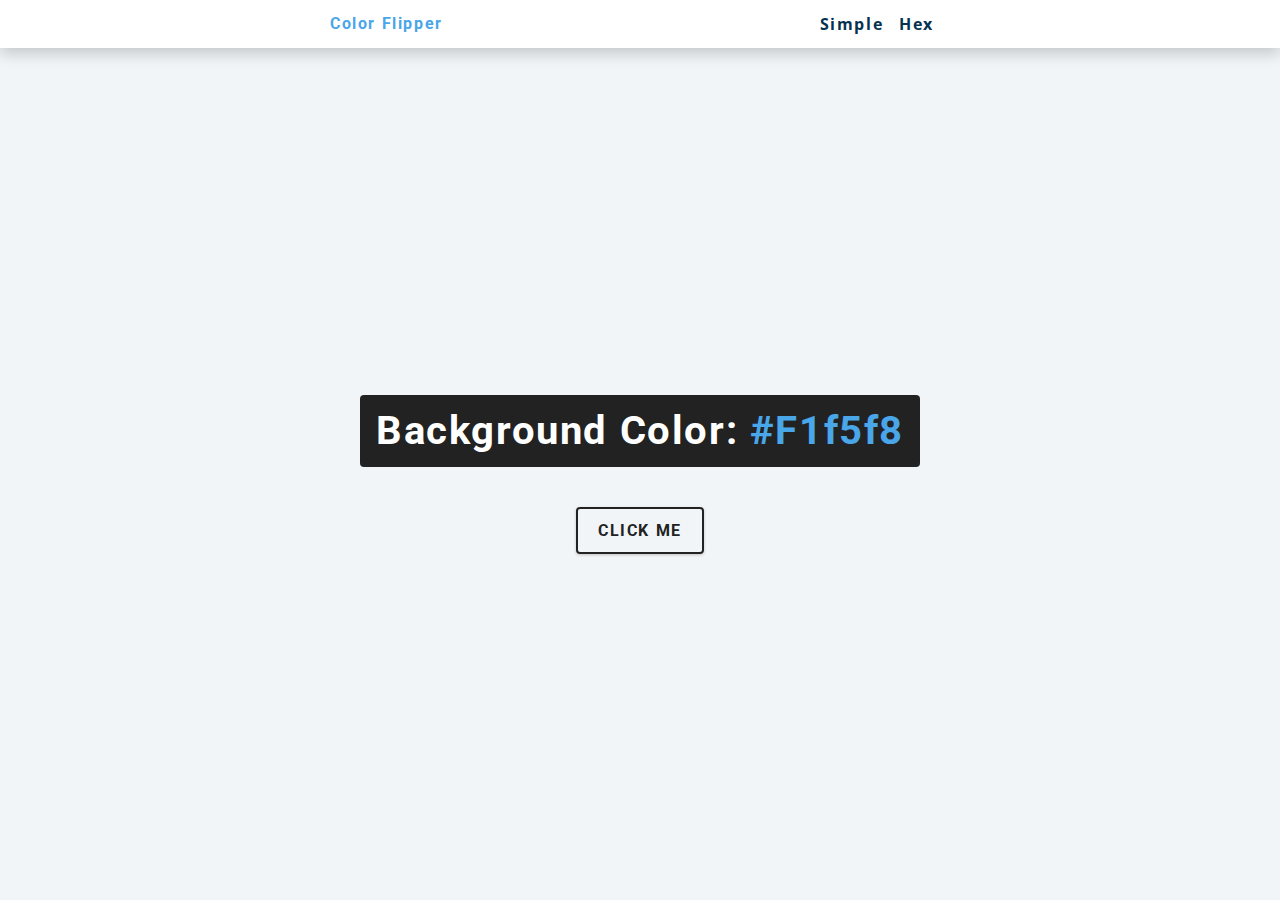
<file: color-flipper/index.html>
<!DOCTYPE html>
<html lang="en">
  <head>
    <meta charset="UTF-8" />
    <meta name="viewport" content="width=device-width, initial-scale=1.0" />
    <title>Color Flipper || Simple</title>

    <!-- styles -->
    <link rel="stylesheet" href="styles.css" />
  </head>
  <body>
    <nav>
      <div class="nav-center">
        <h4>color flipper</h4>
        <ul class="nav-links">
          <li>
            <a href="index.html">simple</a>
          </li>
          <li>
            <a href="hex.html">hex</a>
          </li>
        </ul>
      </div>
    </nav>

    <main>
      <div class="container">
        <h2>background Color: <span class="color">#f1f5f8</span></h2>
        <button class="btn btn-hero" id="btn">Click me</button>
      </div>
    </main>
    <!-- javascript -->
    <script src="app.js"></script>
  </body>
</html>
</file>
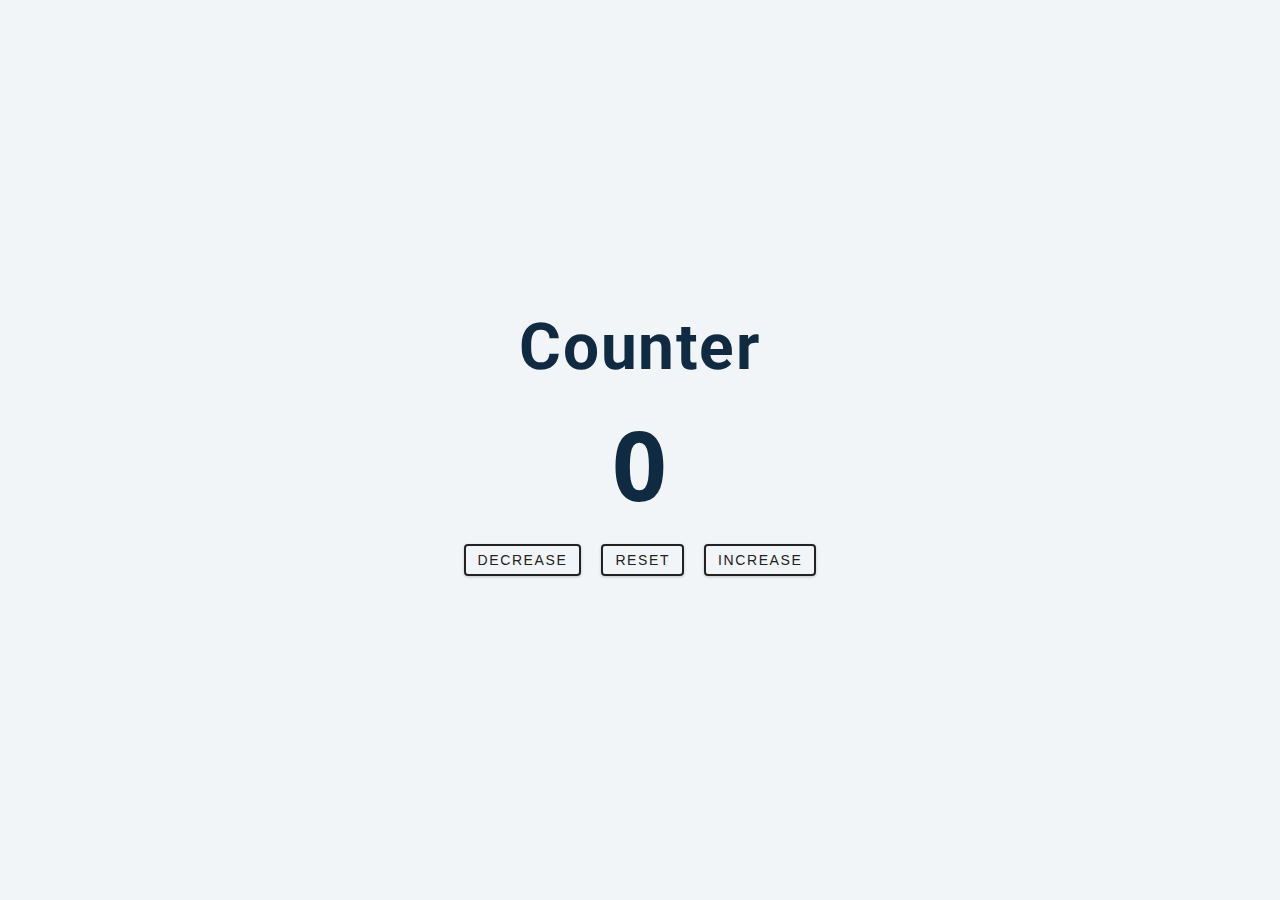
<file: counter/index.html>
<!DOCTYPE html>
<html lang="en">
  <head>
    <meta charset="UTF-8" />
    <meta name="viewport" content="width=device-width, initial-scale=1.0" />
    <title>Counter</title>

    <!-- styles -->
    <link rel="stylesheet" href="styles.css" />
  </head>
  <body>
    <main>
      <div class="container">
        <h1>Counter</h1>
        <span id="value">0</span>
        <div class="button-container">
          <button class="btn decrease">decrease</button>
          <button class="btn reset">reset</button>
          <button class="btn increase">increase</button>
        </div>
      </div>
    </main>
    <!-- javascript -->
    <script src="app.js"></script>
  </body>
</html>
</file>
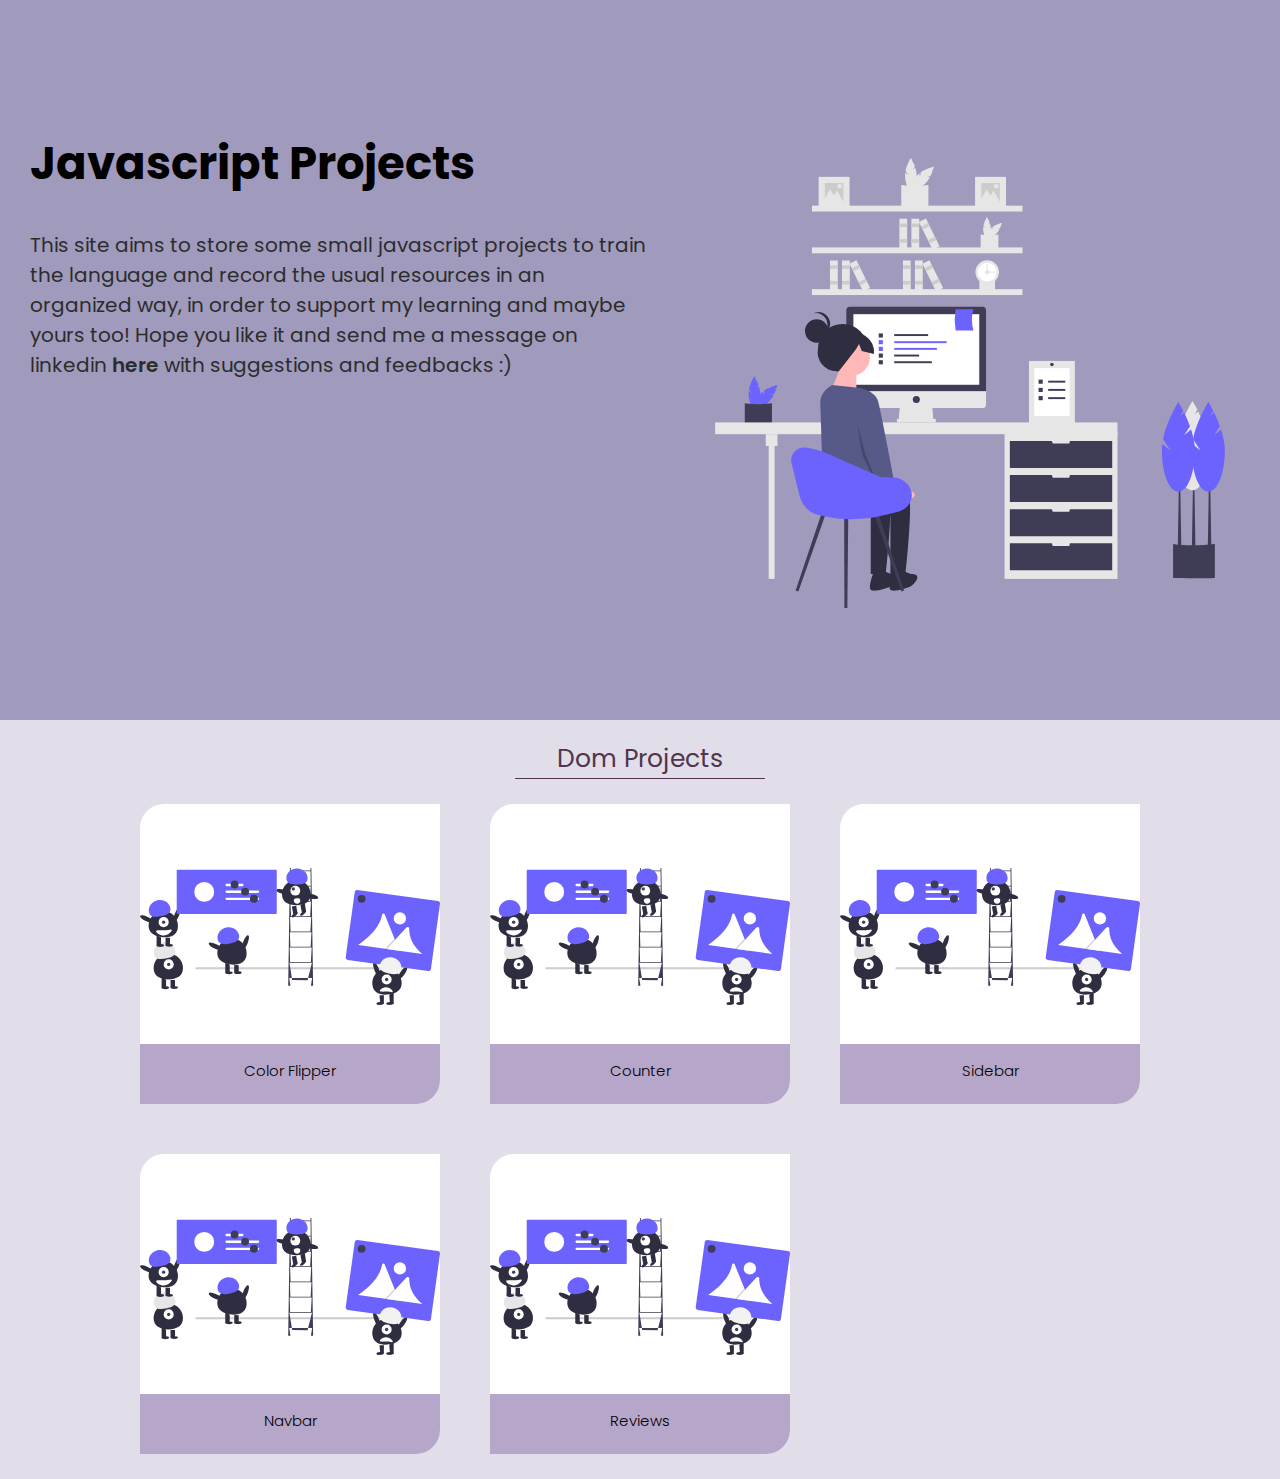
<file: homePage/index.html>
<!DOCTYPE html>
<html lang="en">
  <head>
    <meta charset="UTF-8" />
    <meta http-equiv="X-UA-Compatible" content="IE=edge" />
    <meta name="viewport" content="width=device-width, initial-scale=1.0" />
    <link rel="preconnect" href="https://fonts.googleapis.com" />
    <link rel="preconnect" href="https://fonts.gstatic.com" crossorigin />
    <link
      href="https://fonts.googleapis.com/css2?family=Poppins:wght@200;300;400;500;600&display=swap"
      rel="stylesheet"
    />
    <link rel="stylesheet" href="style.css" />
    <title>JS projects</title>
  </head>
  <body>
    <header>
      <div class="description">
        <h1>Javascript Projects</h1>
        <br /><br />
        <p>
          This site aims to store some small javascript projects to train the
          language and record the usual resources in an organized way, in order
          to support my learning and maybe yours too! Hope you like it and send
          me a message on linkedin
          <a
            href="https://www.linkedin.com/in/let%C3%ADcia-gomes002/"
            target="_blank"
            >here</a
          >
          with suggestions and feedbacks :)
        </p>
      </div>
      <div class="photo">
        <img
          src="assets/ilustration-of-a-woman-in-front-your-computer-desk.svg"
          alt=""
        />
      </div>
    </header>

    <section>
      <h1>Dom Projects</h1>
      <div class="line"></div>
      <div class="grid-projects">
        <div class="project">
          <img
            src="assets/ilustration-of-small-balls-creating-a-project-in-the-wall.svg"
            alt=""
          />
          <p>Color Flipper</p>
        </div>
        <div class="project">
          <img
            src="assets/ilustration-of-small-balls-creating-a-project-in-the-wall.svg"
            alt=""
          />
          <p>Counter</p>
        </div>
        <div class="project">
          <img
            src="assets/ilustration-of-small-balls-creating-a-project-in-the-wall.svg"
            alt=""
          />
          <p>Sidebar</p>
        </div>
        <div class="project">
          <img
            src="assets/ilustration-of-small-balls-creating-a-project-in-the-wall.svg"
            alt=""
          />
          <p>Navbar</p>
        </div>
        <div class="project">
          <img
            src="assets/ilustration-of-small-balls-creating-a-project-in-the-wall.svg"
            alt=""
          />
          <p>Reviews</p>
        </div>
      </div>
    </section>
  </body>
</html>
</file>
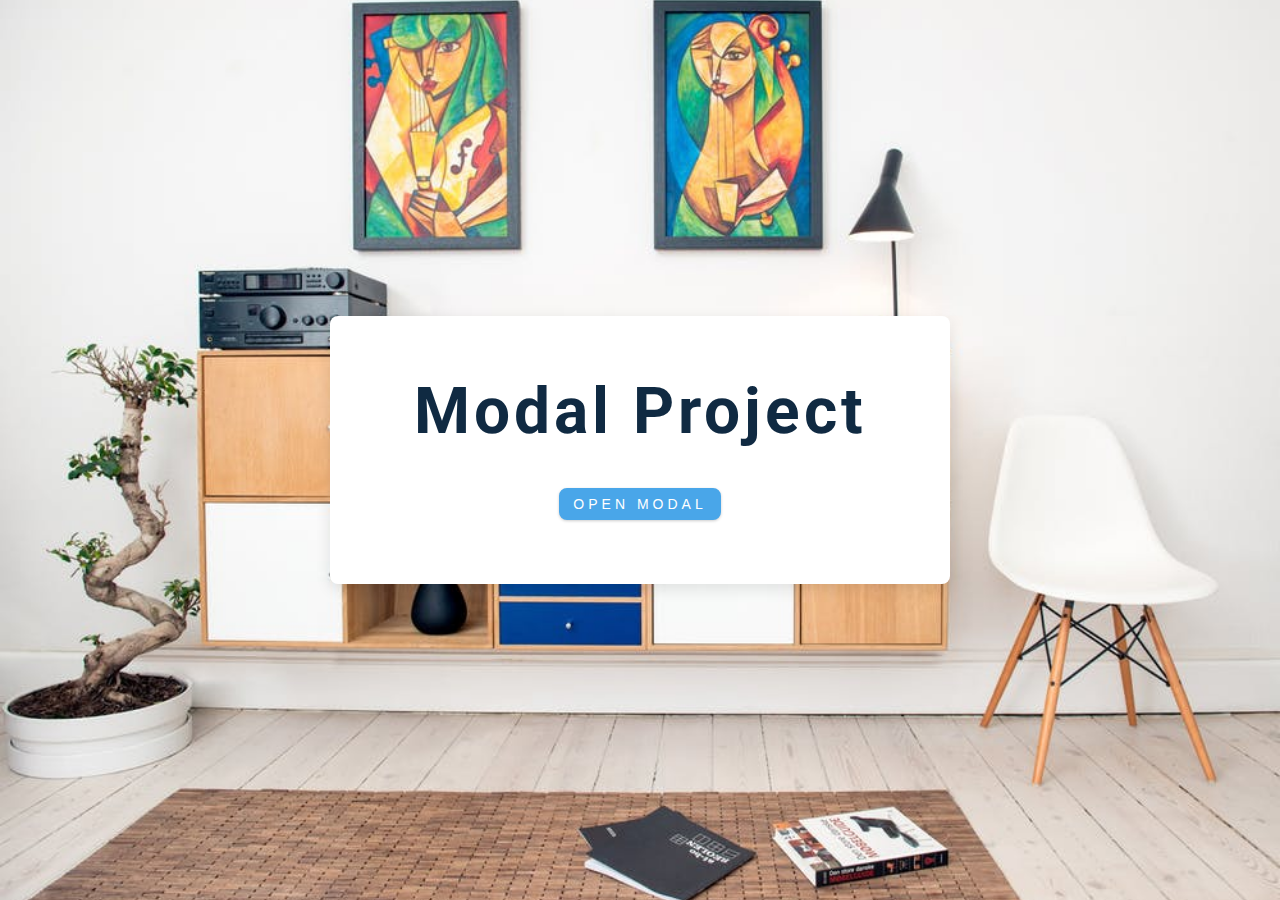
<file: modal/index.html>
<!DOCTYPE html>
<html lang="en">
  <head>
    <meta charset="UTF-8" />
    <meta name="viewport" content="width=device-width, initial-scale=1.0" />
    <title>Modal</title>
    <!-- font-awesome -->
    <link
      rel="stylesheet"
      href="https://cdnjs.cloudflare.com/ajax/libs/font-awesome/5.14.0/css/all.min.css"
    />
    <!-- styles -->
    <link rel="stylesheet" href="styles.css" />
  </head>
  <body>
    <header class="hero">
      <div class="banner">
        <h1>modal project</h1>
        <button class="btn modal-btn">open modal</button>
      </div>
    </header>

    <div class="modal-overlay">
      <div class="modal-container">
        <h3>modal content</h3>
        <button class="close-btn">
          <i class="fas fa-times"></i>
        </button>
      </div>
    </div>
    <!-- javascript -->
    <script src="app.js"></script>
  </body>
</html>
</file>
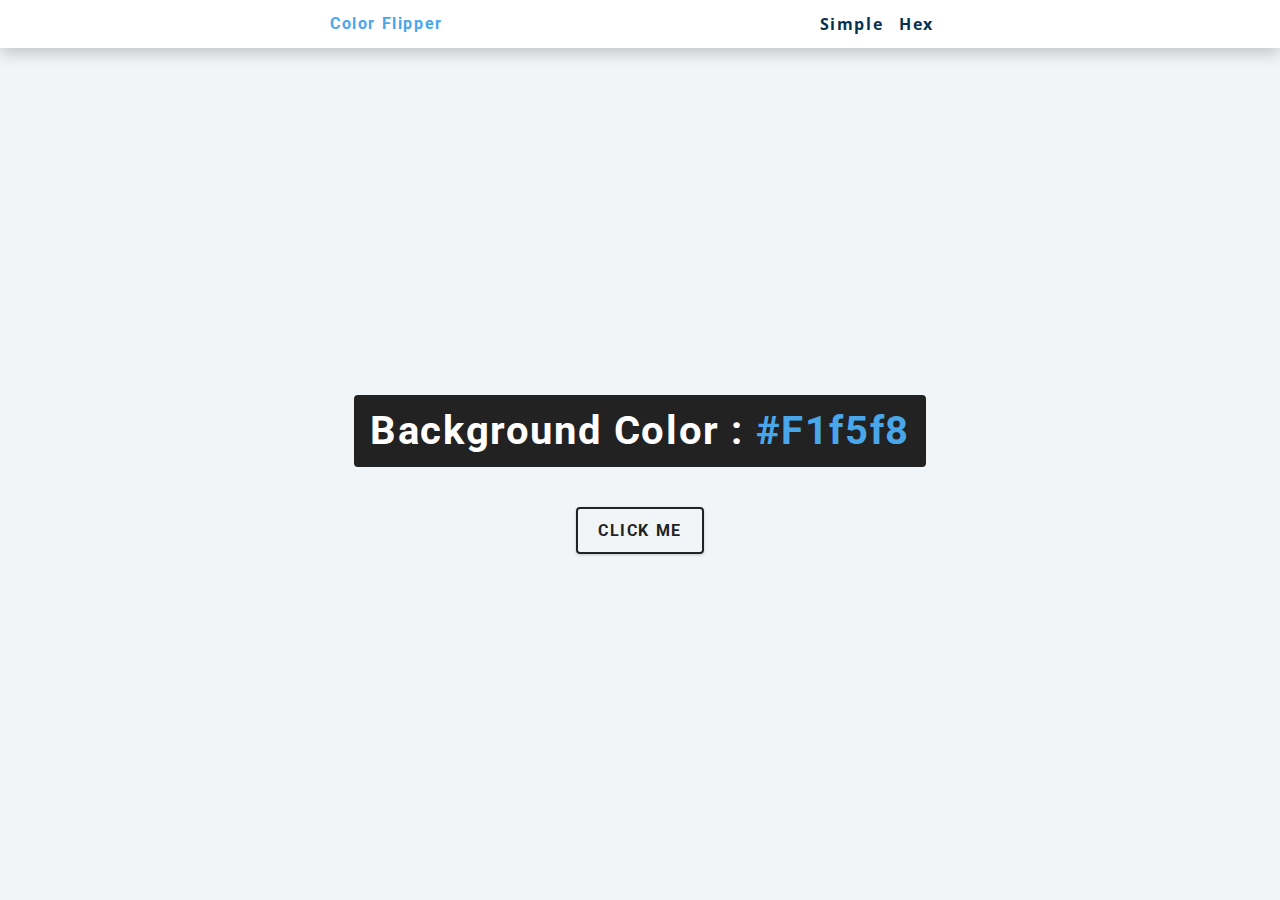
<file: color-flipper/hex.html>
<!DOCTYPE html>
<html lang="en">
  <head>
    <meta charset="UTF-8" />
    <meta name="viewport" content="width=device-width, initial-scale=1.0" />
    <title>
      Color Flipper || Simple
    </title>

    <!-- styles -->
    <link rel="stylesheet" href="styles.css" />
  </head>

  <body>
    <nav>
      <div class="nav-center">
        <h4>color flipper</h4>
        <ul class="nav-links">
          <li><a href="index.html">simple</a></li>
          <li><a href="hex.html">hex</a></li>
        </ul>
      </div>
    </nav>
    <main>
      <div class="container">
        <h2>background color : <span class="color">#f1f5f8</span></h2>
        <button class="btn btn-hero" id="btn">click me</button>
      </div>
    </main>
    <!-- javascript -->
    <script src="hex.js"></script>
  </body>
</html>
</file>
<file: color-flipper/styles.css>
/*
=============== 
Fonts
===============
*/
@import url("https://fonts.googleapis.com/css?family=Open+Sans|Roboto:400,700&display=swap");

/*
=============== 
Variables
===============
*/

:root {
  /* dark shades of primary color*/
  --clr-primary-1: hsl(205, 86%, 17%);
  --clr-primary-2: hsl(205, 77%, 27%);
  --clr-primary-3: hsl(205, 72%, 37%);
  --clr-primary-4: hsl(205, 63%, 48%);
  /* primary/main color */
  --clr-primary-5: hsl(205, 78%, 60%);
  /* lighter shades of primary color */
  --clr-primary-6: hsl(205, 89%, 70%);
  --clr-primary-7: hsl(205, 90%, 76%);
  --clr-primary-8: hsl(205, 86%, 81%);
  --clr-primary-9: hsl(205, 90%, 88%);
  --clr-primary-10: hsl(205, 100%, 96%);
  /* darkest grey - used for headings */
  --clr-grey-1: hsl(209, 61%, 16%);
  --clr-grey-2: hsl(211, 39%, 23%);
  --clr-grey-3: hsl(209, 34%, 30%);
  --clr-grey-4: hsl(209, 28%, 39%);
  /* grey used for paragraphs */
  --clr-grey-5: hsl(210, 22%, 49%);
  --clr-grey-6: hsl(209, 23%, 60%);
  --clr-grey-7: hsl(211, 27%, 70%);
  --clr-grey-8: hsl(210, 31%, 80%);
  --clr-grey-9: hsl(212, 33%, 89%);
  --clr-grey-10: hsl(210, 36%, 96%);
  --clr-white: #fff;
  --clr-red-dark: hsl(360, 67%, 44%);
  --clr-red-light: hsl(360, 71%, 66%);
  --clr-green-dark: hsl(125, 67%, 44%);
  --clr-green-light: hsl(125, 71%, 66%);
  --clr-black: #222;
  --ff-primary: "Roboto", sans-serif;
  --ff-secondary: "Open Sans", sans-serif;
  --transition: all 0.3s linear;
  --spacing: 0.1rem;
  --radius: 0.25rem;
  --light-shadow: 0 5px 15px rgba(0, 0, 0, 0.1);
  --dark-shadow: 0 5px 15px rgba(0, 0, 0, 0.2);
  --max-width: 1170px;
  --fixed-width: 620px;
}
/*
=============== 
Global Styles
===============
*/

*,
::after,
::before {
  margin: 0;
  padding: 0;
  box-sizing: border-box;
}
body {
  font-family: var(--ff-secondary);
  background: var(--clr-grey-10);
  color: var(--clr-grey-1);
  line-height: 1.5;
  font-size: 0.875rem;
}
ul {
  list-style-type: none;
}
a {
  text-decoration: none;
}
h1,
h2,
h3,
h4 {
  letter-spacing: var(--spacing);
  text-transform: capitalize;
  line-height: 1.25;
  margin-bottom: 0.75rem;
  font-family: var(--ff-primary);
}
h1 {
  font-size: 3rem;
}
h2 {
  font-size: 2rem;
}
h3 {
  font-size: 1.25rem;
}
h4 {
  font-size: 0.875rem;
}
p {
  margin-bottom: 1.25rem;
  color: var(--clr-grey-5);
}
@media screen and (min-width: 800px) {
  h1 {
    font-size: 4rem;
  }
  h2 {
    font-size: 2.5rem;
  }
  h3 {
    font-size: 1.75rem;
  }
  h4 {
    font-size: 1rem;
  }
  body {
    font-size: 1rem;
  }
  h1,
  h2,
  h3,
  h4 {
    line-height: 1;
  }
}
/*  global classes */

/* section */
.section {
  padding: 5rem 0;
}

.section-center {
  width: 90vw;
  margin: 0 auto;
  max-width: 1170px;
}
@media screen and (min-width: 992px) {
  .section-center {
    width: 95vw;
  }
}
main {
  min-height: 100vh;
  display: grid;
  place-items: center;
}

/*
=============== 
Nav
===============
*/
nav {
  background: var(--clr-white);
  height: 3rem;
  display: grid;
  align-items: center;
  box-shadow: var(--dark-shadow);
}
.nav-center {
  width: 90vw;
  max-width: var(--fixed-width);
  margin: 0 auto;
  display: flex;
  align-items: center;
  justify-content: space-between;
}
.nav-center h4 {
  margin-bottom: 0;
  color: var(--clr-primary-5);
}
.nav-links {
  display: flex;
}
nav a {
  text-transform: capitalize;
  font-weight: 700;
  font-size: 1rem;
  color: var(--clr-primary-1);
  letter-spacing: var(--spacing);
  margin-right: 1rem;
}
nav a:hover {
  color: var(--clr-primary-5);
}
/*
=============== 
Container
===============
*/
main {
  min-height: calc(100vh - 3rem);
  display: grid;
  place-items: center;
}
.container {
  text-align: center;
}
.container h2 {
  background: var(--clr-black);
  color: var(--clr-white);
  padding: 1rem;
  border-radius: var(--radius);
  margin-bottom: 2.5rem;
}
.color {
  color: var(--clr-primary-5);
}
.btn-hero {
  font-family: var(--ff-primary);
  text-transform: uppercase;
  background: transparent;
  color: var(--clr-black);
  letter-spacing: var(--spacing);
  display: inline-block;
  font-weight: 700;
  transition: var(--transition);
  border: 2px solid var(--clr-black);
  cursor: pointer;
  box-shadow: 0 1px 3px rgba(0, 0, 0, 0.2);
  border-radius: var(--radius);
  font-size: 1rem;
  padding: 0.75rem 1.25rem;
}
.btn-hero:hover {
  color: var(--clr-white);
  background: var(--clr-black);
}
</file>
<file: counter/styles.css>
/*
=============== 
Fonts
===============
*/
@import url("https://fonts.googleapis.com/css?family=Open+Sans|Roboto:400,700&display=swap");

/*
=============== 
Variables
===============
*/

:root {
  /* dark shades of primary color*/
  --clr-primary-1: hsl(205, 86%, 17%);
  --clr-primary-2: hsl(205, 77%, 27%);
  --clr-primary-3: hsl(205, 72%, 37%);
  --clr-primary-4: hsl(205, 63%, 48%);
  /* primary/main color */
  --clr-primary-5: hsl(205, 78%, 60%);
  /* lighter shades of primary color */
  --clr-primary-6: hsl(205, 89%, 70%);
  --clr-primary-7: hsl(205, 90%, 76%);
  --clr-primary-8: hsl(205, 86%, 81%);
  --clr-primary-9: hsl(205, 90%, 88%);
  --clr-primary-10: hsl(205, 100%, 96%);
  /* darkest grey - used for headings */
  --clr-grey-1: hsl(209, 61%, 16%);
  --clr-grey-2: hsl(211, 39%, 23%);
  --clr-grey-3: hsl(209, 34%, 30%);
  --clr-grey-4: hsl(209, 28%, 39%);
  /* grey used for paragraphs */
  --clr-grey-5: hsl(210, 22%, 49%);
  --clr-grey-6: hsl(209, 23%, 60%);
  --clr-grey-7: hsl(211, 27%, 70%);
  --clr-grey-8: hsl(210, 31%, 80%);
  --clr-grey-9: hsl(212, 33%, 89%);
  --clr-grey-10: hsl(210, 36%, 96%);
  --clr-white: #fff;
  --clr-red-dark: hsl(360, 67%, 44%);
  --clr-red-light: hsl(360, 71%, 66%);
  --clr-green-dark: hsl(125, 67%, 44%);
  --clr-green-light: hsl(125, 71%, 66%);
  --clr-black: #222;
  --ff-primary: "Roboto", sans-serif;
  --ff-secondary: "Open Sans", sans-serif;
  --transition: all 0.3s linear;
  --spacing: 0.1rem;
  --radius: 0.25rem;
  --light-shadow: 0 5px 15px rgba(0, 0, 0, 0.1);
  --dark-shadow: 0 5px 15px rgba(0, 0, 0, 0.2);
  --max-width: 1170px;
  --fixed-width: 620px;
}
/*
=============== 
Global Styles
===============
*/

*,
::after,
::before {
  margin: 0;
  padding: 0;
  box-sizing: border-box;
}
body {
  font-family: var(--ff-secondary);
  background: var(--clr-grey-10);
  color: var(--clr-grey-1);
  line-height: 1.5;
  font-size: 0.875rem;
}
ul {
  list-style-type: none;
}
a {
  text-decoration: none;
}
h1,
h2,
h3,
h4 {
  letter-spacing: var(--spacing);
  text-transform: capitalize;
  line-height: 1.25;
  margin-bottom: 0.75rem;
  font-family: var(--ff-primary);
}
h1 {
  font-size: 3rem;
}
h2 {
  font-size: 2rem;
}
h3 {
  font-size: 1.25rem;
}
h4 {
  font-size: 0.875rem;
}
p {
  margin-bottom: 1.25rem;
  color: var(--clr-grey-5);
}
@media screen and (min-width: 800px) {
  h1 {
    font-size: 4rem;
  }
  h2 {
    font-size: 2.5rem;
  }
  h3 {
    font-size: 1.75rem;
  }
  h4 {
    font-size: 1rem;
  }
  body {
    font-size: 1rem;
  }
  h1,
  h2,
  h3,
  h4 {
    line-height: 1;
  }
}
/*  global classes */

/* section */
.section {
  padding: 5rem 0;
}

.section-center {
  width: 90vw;
  margin: 0 auto;
  max-width: 1170px;
}
@media screen and (min-width: 992px) {
  .section-center {
    width: 95vw;
  }
}
main {
  min-height: 100vh;
  display: grid;
  place-items: center;
}

/*
=============== 
Counter
===============
*/

main {
  min-height: 100vh;
  display: grid;
  place-items: center;
}
.container {
  text-align: center;
}
#value {
  font-size: 6rem;
  font-weight: bold;
}
.btn {
  text-transform: uppercase;
  background: transparent;
  color: var(--clr-black);
  padding: 0.375rem 0.75rem;
  letter-spacing: var(--spacing);
  display: inline-block;
  transition: var(--transition);
  font-size: 0.875rem;
  border: 2px solid var(--clr-black);
  cursor: pointer;
  box-shadow: 0 1px 3px rgba(0, 0, 0, 0.2);
  border-radius: var(--radius);
  margin: 0.5rem;
}
.btn:hover {
  color: var(--clr-white);
  background: var(--clr-black);
}
</file>
<file: homePage/style.css>
* {
  margin: 0;
  padding: 0;
  box-sizing: border-box;
}

:root {
  --silver-pink: #d4bebe;
  --lavender-web: #E1DEE9;
  --lavender: #D5CFE1;
  --lilac: #B6A6CA;
  --blue-bell: #a09abc;
  --darkpurple: #51344d;
  --rose-ebony: #63474d;
  --paragraph-color: #2c2c2c;
  font-size: 62.5%;
}

html {
  scroll-behavior: smooth;
}

html,
body {
  width: 100%;
  height: 100%;
}

body {
  background-color: var(--blue-bell);
  font-family: "Poppins", sans-serif;
}

header {
  display: flex;
  justify-content: space-around;
  align-items: center;
  padding-top: 5rem;
  width: 100%;
  height: 80%;
}
header .description {
  width: 50%;
  height: 100%;
  padding: 8rem 0 0 2rem;
}
header .description h1 {
  font-size: 4.5rem;
}
header .description p {
  font-size: 2rem;
  color: var(--paragraph-color);
}
header .description a {
  text-decoration: none;
  color: var(--paragraph-color);
  font-weight: 600;
}
header .photo img {
  width: 60rem;
  height: 45rem;
}

section {
  display: flex;
  flex-direction: column;
  background-color: var(--lavender-web);
  align-items: center;
  width: 100%;
}
section h1 {
  padding-top: 2rem;
  font-size: 2.5rem;
  color: var(--darkpurple);
  font-weight: 400;
}
section .line {
  height: 1px;
  width: 25rem;
  background-color: var(--darkpurple);
  animation: line 2s ease-in-out infinite alternate;
}
section .grid-projects {
  display: grid;
  grid-template-columns: 1fr 1fr 1fr;
}
section .grid-projects .project {
  width: 30rem;
  height: 30rem;
  margin: 25px;
  background: white;
  border-radius: 24px 0;
  display: flex;
  flex-direction: column;
  align-items: center;
  transition: transform 0.5s ease;
}
section .grid-projects .project img {
  width: 100%;
  height: 80%;
}
section .grid-projects .project p {
  font-size: 1.5rem;
  font-weight: 300;
  background-color: var(--lilac);
  width: 100%;
  height: 20%;
  padding: 1.5rem 0;
  border-radius: 0 0 24px 0;
  text-align: center;
}
section .grid-projects .project:hover {
  cursor: pointer;
  transform: scale(1.1);
}

@keyframes line {
  from {
    width: 0;
  }
  to {
    width: 25rem;
  }
}
@media screen and (max-width: 1035px) {
  header {
    padding: 0;
    justify-content: normal;
  }
  header .description {
    padding-top: 10rem;
  }
  header .photo {
    width: 40rem;
    height: 33rem;
  }
  header .photo img {
    width: 100%;
    height: 100%;
  }

  section .grid-projects {
    display: grid;
    grid-template-columns: 1fr 1fr;
  }
}
@media screen and (max-width: 800px) {
  header {
    flex-direction: column;
    height: 100%;
  }
  header .description {
    width: 100%;
  }
  header .photo img {
    padding: 2rem 0;
  }
}
@media screen and (max-width: 700px) {
  section .grid-projects {
    grid-template-columns: 1fr;
  }
}
@media screen and (max-width: 500px) {
  header .description {
    padding: 5rem;
  }
  header .photo {
    display: none;
  }
}

/*# sourceMappingURL=style.css.map */
</file>
<file: modal/styles.css>
/*
=============== 
Fonts
===============
*/
@import url("https://fonts.googleapis.com/css?family=Open+Sans|Roboto:400,700&display=swap");

/*
=============== 
Variables
===============
*/

:root {
  /* dark shades of primary color*/
  --clr-primary-1: hsl(205, 86%, 17%);
  --clr-primary-2: hsl(205, 77%, 27%);
  --clr-primary-3: hsl(205, 72%, 37%);
  --clr-primary-4: hsl(205, 63%, 48%);
  /* primary/main color */
  --clr-primary-5: #49a6e9;
  /* --clr-primary-5: rgb(73, 166, 233); */
  /* lighter shades of primary color */
  --clr-primary-6: hsl(205, 89%, 70%);
  --clr-primary-7: hsl(205, 90%, 76%);
  --clr-primary-8: hsl(205, 86%, 81%);
  --clr-primary-9: hsl(205, 90%, 88%);
  --clr-primary-10: hsl(205, 100%, 96%);
  /* darkest grey - used for headings */
  --clr-grey-1: hsl(209, 61%, 16%);
  --clr-grey-2: hsl(211, 39%, 23%);
  --clr-grey-3: hsl(209, 34%, 30%);
  --clr-grey-4: hsl(209, 28%, 39%);
  /* grey used for paragraphs */
  --clr-grey-5: hsl(210, 22%, 49%);
  --clr-grey-6: hsl(209, 23%, 60%);
  --clr-grey-7: hsl(211, 27%, 70%);
  --clr-grey-8: hsl(210, 31%, 80%);
  --clr-grey-9: hsl(212, 33%, 89%);
  --clr-grey-10: hsl(210, 36%, 96%);
  --clr-white: #fff;
  --clr-red-dark: hsl(360, 67%, 44%);
  --clr-red-light: hsl(360, 71%, 66%);
  --clr-green-dark: hsl(125, 67%, 44%);
  --clr-green-light: hsl(125, 71%, 66%);
  --clr-black: #222;
  --ff-primary: "Roboto", sans-serif;
  --ff-secondary: "Open Sans", sans-serif;
  --transition: all 0.3s linear;
  --spacing: 0.25rem;
  --radius: 0.5rem;
  --light-shadow: 0 5px 15px rgba(0, 0, 0, 0.1);
  --dark-shadow: 0 5px 15px rgba(0, 0, 0, 0.2);
  --max-width: 1170px;
  --fixed-width: 620px;
}
/*
=============== 
Global Styles
===============
*/

*,
::after,
::before {
  margin: 0;
  padding: 0;
  box-sizing: border-box;
}
body {
  font-family: var(--ff-secondary);
  background: var(--clr-grey-10);
  color: var(--clr-grey-1);
  line-height: 1.5;
  font-size: 0.875rem;
}
ul {
  list-style-type: none;
}
a {
  text-decoration: none;
}
img:not(.logo) {
  width: 100%;
}
img {
  display: block;
}

h1,
h2,
h3,
h4 {
  letter-spacing: var(--spacing);
  text-transform: capitalize;
  line-height: 1.25;
  margin-bottom: 0.75rem;
  font-family: var(--ff-primary);
}
h1 {
  font-size: 3rem;
}
h2 {
  font-size: 2rem;
}
h3 {
  font-size: 1.25rem;
}
h4 {
  font-size: 0.875rem;
}
p {
  margin-bottom: 1.25rem;
  color: var(--clr-grey-5);
}
@media screen and (min-width: 800px) {
  h1 {
    font-size: 4rem;
  }
  h2 {
    font-size: 2.5rem;
  }
  h3 {
    font-size: 1.75rem;
  }
  h4 {
    font-size: 1rem;
  }
  body {
    font-size: 1rem;
  }
  h1,
  h2,
  h3,
  h4 {
    line-height: 1;
  }
}
/*  global classes */

.btn {
  text-transform: uppercase;
  background: transparent;
  color: var(--clr-black);
  padding: 0.375rem 0.75rem;
  letter-spacing: var(--spacing);
  display: inline-block;
  transition: var(--transition);
  font-size: 0.875rem;
  border: 2px solid var(--clr-black);
  cursor: pointer;
  box-shadow: 0 1px 3px rgba(0, 0, 0, 0.2);
  border-radius: var(--radius);
}
.btn:hover {
  color: var(--clr-white);
  background: var(--clr-black);
}
/* section */
.section {
  padding: 5rem 0;
}

.section-center {
  width: 90vw;
  margin: 0 auto;
  max-width: 1170px;
}
@media screen and (min-width: 992px) {
  .section-center {
    width: 95vw;
  }
}
main {
  min-height: 100vh;
  display: grid;
  place-items: center;
}
/*
=============== 
Modal
===============
*/
.hero {
  min-height: 100vh;
  background: url("./hero.jpeg") center/cover no-repeat;
  display: grid;
  place-items: center;
}
.banner {
  background: var(--clr-white);
  padding: 4rem 0;
  border-radius: var(--radius);
  box-shadow: var(--light-shadow);
  text-align: center;
  width: 90vw;
  max-width: var(--fixed-width);
}
.modal-btn {
  margin-top: 2rem;
  background: var(--clr-primary-5);
  border-color: var(--clr-primary-5);
  color: var(--clr-white);
}
.modal-btn:hover {
  background: transparent;
  color: var(--clr-primary-5);
}
.modal-overlay {
  position: fixed;
  top: 0;
  left: 0;
  width: 100%;
  height: 100%;
  background: rgba(73, 166, 233, 0.5);
  display: grid;
  place-items: center;
  transition: var(--transition);
  visibility: hidden;
  z-index: -10;
}
/* OPEN/CLOSE MODAL */
.open-modal {
  visibility: visible;
  z-index: 10;
}
.modal-container {
  background: var(--clr-white);
  border-radius: var(--radius);
  width: 90vw;
  height: 30vh;
  max-width: var(--fixed-width);
  text-align: center;
  display: grid;
  place-items: center;
  position: relative;
}
.close-btn {
  position: absolute;
  top: 1rem;
  right: 1rem;
  font-size: 2rem;
  background: transparent;
  border-color: transparent;
  color: var(--clr-red-dark);
  cursor: pointer;
  transition: var(--transition);
}
.close-btn:hover {
  color: var(--clr-red-light);
  transform: scale(1.3);
}
</file>
